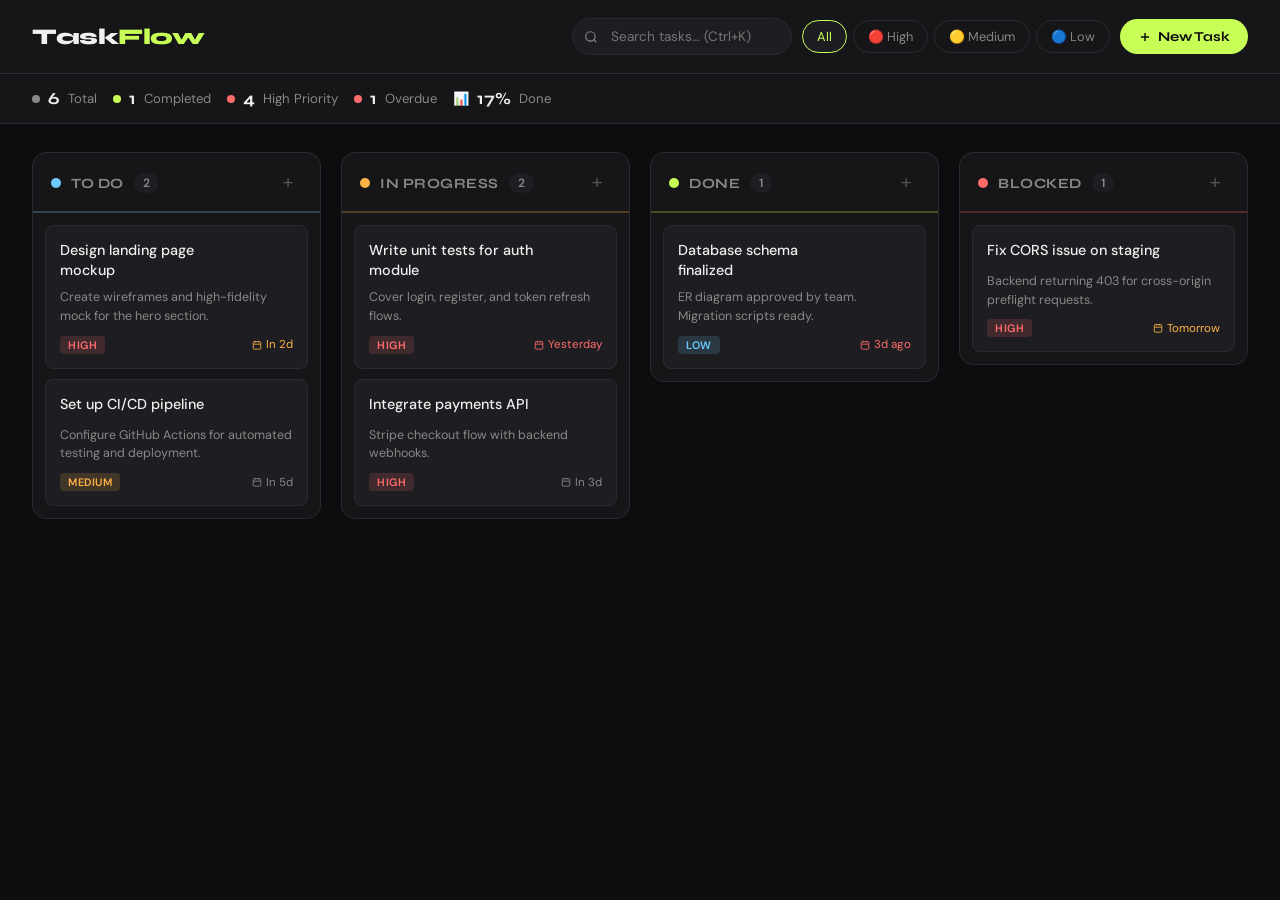
<file: index.html>
<!DOCTYPE html>
<html lang="en">
<head>
<meta charset="UTF-8">
<meta name="viewport" content="width=device-width, initial-scale=1.0">
<title>TaskFlow — Dashboard</title>
<link href="https://fonts.googleapis.com/css2?family=Syne:wght@400;600;700;800&family=DM+Sans:ital,wght@0,300;0,400;0,500;1,300&display=swap" rel="stylesheet">
<link rel="stylesheet" href="style.css">
</head>
<body>

<header>
  <div class="logo">Task<span>Flow</span></div>
  <div class="header-right">
    <div class="search-wrap">
      <svg width="14" height="14" fill="none" stroke="currentColor" stroke-width="2" viewBox="0 0 24 24"><circle cx="11" cy="11" r="8"/><path d="m21 21-4.35-4.35"/></svg>
      <input type="text" id="searchInput" placeholder="Search tasks… (Ctrl+K)">
    </div>
    <div class="filter-wrap">
      <button class="filter-btn active" data-filter="all">All</button>
      <button class="filter-btn" data-filter="high">🔴 High</button>
      <button class="filter-btn" data-filter="medium">🟡 Medium</button>
      <button class="filter-btn" data-filter="low">🔵 Low</button>
    </div>
    <button class="btn-add" onclick="openModal()">
      <svg width="14" height="14" fill="none" stroke="currentColor" stroke-width="2.5" viewBox="0 0 24 24"><path d="M12 5v14M5 12h14"/></svg>
      New Task
    </button>
  </div>
</header>

<div class="stats-bar" id="statsBar"></div>

<div class="board" id="board">
  <div class="column" data-col="todo">
    <div class="col-header">
      <div class="col-header-left">
        <div class="col-indicator"></div>
        <span class="col-title">To Do</span>
        <span class="col-count" id="count-todo">0</span>
      </div>
      <button class="col-add-btn" onclick="openModal('todo')">+</button>
    </div>
    <div class="cards-wrap" id="cards-todo"></div>
  </div>
  <div class="column" data-col="doing">
    <div class="col-header">
      <div class="col-header-left">
        <div class="col-indicator"></div>
        <span class="col-title">In Progress</span>
        <span class="col-count" id="count-doing">0</span>
      </div>
      <button class="col-add-btn" onclick="openModal('doing')">+</button>
    </div>
    <div class="cards-wrap" id="cards-doing"></div>
  </div>
  <div class="column" data-col="done">
    <div class="col-header">
      <div class="col-header-left">
        <div class="col-indicator"></div>
        <span class="col-title">Done</span>
        <span class="col-count" id="count-done">0</span>
      </div>
      <button class="col-add-btn" onclick="openModal('done')">+</button>
    </div>
    <div class="cards-wrap" id="cards-done"></div>
  </div>
  <div class="column" data-col="blocked">
    <div class="col-header">
      <div class="col-header-left">
        <div class="col-indicator"></div>
        <span class="col-title">Blocked</span>
        <span class="col-count" id="count-blocked">0</span>
      </div>
      <button class="col-add-btn" onclick="openModal('blocked')">+</button>
    </div>
    <div class="cards-wrap" id="cards-blocked"></div>
  </div>
</div>

<!-- MODAL -->
<div class="modal-overlay hidden" id="modalOverlay">
  <div class="modal">
    <div class="modal-header">
      <span class="modal-title" id="modalTitle">New Task</span>
      <button class="modal-close" onclick="closeModal()">✕</button>
    </div>
    <div class="form-group">
      <label>Task Title *</label>
      <input type="text" class="form-control" id="taskTitle" placeholder="What needs to be done?">
    </div>
    <div class="form-group">
      <label>Description</label>
      <textarea class="form-control" id="taskDesc" placeholder="Add more details…"></textarea>
    </div>
    <div class="form-row">
      <div class="form-group">
        <label>Priority</label>
        <select class="form-control" id="taskPriority">
          <option value="low">🔵 Low</option>
          <option value="medium" selected>🟡 Medium</option>
          <option value="high">🔴 High</option>
        </select>
      </div>
      <div class="form-group">
        <label>Due Date</label>
        <input type="date" class="form-control" id="taskDue">
      </div>
    </div>
    <div class="form-group">
      <label>Column</label>
      <select class="form-control" id="taskColumn">
        <option value="todo">To Do</option>
        <option value="doing">In Progress</option>
        <option value="done">Done</option>
        <option value="blocked">Blocked</option>
      </select>
    </div>
    <div class="modal-actions">
      <button class="btn-secondary" onclick="closeModal()">Cancel</button>
      <button class="btn-primary" onclick="saveTask()">Save Task</button>
    </div>
  </div>
</div>

<script src="script.js"></script>
</body>
</html>
</file>
<file: style.css>
:root {
  --bg: #0d0d0f;
  --surface: #161618;
  --surface2: #1e1e22;
  --border: #2a2a30;
  --accent: #c8ff57;
  --accent2: #ff6b6b;
  --accent3: #6bcbff;
  --accent4: #ffb347;
  --text: #f0f0f0;
  --text-muted: #888;
  --text-dim: #555;
  --col-todo: #6bcbff;
  --col-doing: #ffb347;
  --col-done: #c8ff57;
  --col-blocked: #ff6b6b;
  --radius: 14px;
  --radius-sm: 8px;
}

* { box-sizing: border-box; margin: 0; padding: 0; }
body { font-family: 'DM Sans', sans-serif; background: var(--bg); color: var(--text); min-height: 100vh; overflow-x: hidden; }

/* ── HEADER ── */
header {
  display: flex; align-items: center; justify-content: space-between;
  padding: 18px 32px; background: var(--surface);
  border-bottom: 1px solid var(--border);
  position: sticky; top: 0; z-index: 100;
  flex-wrap: wrap; gap: 10px;
}
.logo { font-family: 'Syne', sans-serif; font-weight: 800; font-size: 1.4rem; letter-spacing: -0.5px; }
.logo span { color: var(--accent); }
.header-right { display: flex; align-items: center; gap: 10px; flex-wrap: wrap; }

/* ── SEARCH ── */
.search-wrap { position: relative; }
.search-wrap svg { position: absolute; left: 12px; top: 50%; transform: translateY(-50%); color: var(--text-muted); pointer-events: none; }
#searchInput {
  background: var(--surface2); border: 1px solid var(--border); border-radius: 40px;
  padding: 9px 16px 9px 38px; color: var(--text);
  font-family: 'DM Sans', sans-serif; font-size: 0.85rem; width: 220px; outline: none;
  transition: border-color 0.2s, width 0.3s;
}
#searchInput:focus { border-color: var(--accent); width: 260px; }

/* ── FILTERS ── */
.filter-wrap { display: flex; gap: 6px; }
.filter-btn {
  padding: 7px 14px; border-radius: 40px; border: 1px solid var(--border);
  background: transparent; color: var(--text-muted);
  font-family: 'DM Sans', sans-serif; font-size: 0.8rem; cursor: pointer; transition: all 0.2s;
}
.filter-btn.active, .filter-btn:hover { background: var(--surface2); color: var(--text); border-color: var(--accent); }
.filter-btn.active { color: var(--accent); }

/* ── ADD BUTTON ── */
.btn-add {
  display: flex; align-items: center; gap: 6px; padding: 9px 18px;
  background: var(--accent); color: #0d0d0f; border: none; border-radius: 40px;
  font-family: 'Syne', sans-serif; font-size: 0.85rem; font-weight: 700; cursor: pointer;
  transition: transform 0.15s, box-shadow 0.2s;
}
.btn-add:hover { transform: translateY(-1px); box-shadow: 0 4px 16px rgba(200,255,87,0.3); }

/* ── STATS BAR ── */
.stats-bar {
  display: flex; gap: 16px; padding: 14px 32px;
  border-bottom: 1px solid var(--border); background: var(--surface); overflow-x: auto;
}
.stat { display: flex; align-items: center; gap: 8px; white-space: nowrap; font-size: 0.82rem; color: var(--text-muted); }
.stat strong { font-family: 'Syne', sans-serif; font-size: 1.05rem; color: var(--text); }
.stat-dot { width: 8px; height: 8px; border-radius: 50%; }

/* ── BOARD ── */
.board {
  display: grid; grid-template-columns: repeat(4, 1fr);
  gap: 20px; padding: 28px 32px; align-items: start;
}
.column {
  background: var(--surface); border-radius: var(--radius);
  border: 1px solid var(--border); overflow: hidden;
  transition: border-color 0.2s, box-shadow 0.2s;
}
.column.drag-over { border-color: var(--accent); box-shadow: 0 0 0 2px rgba(200,255,87,0.15); }

/* ── COLUMN HEADER ── */
.col-header {
  display: flex; align-items: center; justify-content: space-between;
  padding: 16px 18px 14px; border-bottom: 2px solid var(--border);
}
.col-header-left { display: flex; align-items: center; gap: 10px; }
.col-indicator { width: 10px; height: 10px; border-radius: 50%; }
.col-title { font-family: 'Syne', sans-serif; font-weight: 700; font-size: 0.88rem; letter-spacing: 0.5px; text-transform: uppercase; color: var(--text-muted); }
.col-count { background: var(--surface2); color: var(--text-muted); border-radius: 40px; font-size: 0.75rem; font-weight: 600; padding: 2px 9px; }
.col-add-btn {
  background: none; border: none; color: var(--text-dim); cursor: pointer;
  width: 28px; height: 28px; border-radius: 6px; display: flex; align-items: center;
  justify-content: center; transition: background 0.2s, color 0.2s; font-size: 1.2rem;
}
.col-add-btn:hover { background: var(--surface2); color: var(--accent); }

/* ── CARDS ── */
.cards-wrap { padding: 12px; min-height: 80px; display: flex; flex-direction: column; gap: 10px; }

.card {
  background: var(--surface2); border-radius: var(--radius-sm);
  border: 1px solid var(--border); padding: 14px; cursor: grab;
  transition: transform 0.15s, box-shadow 0.2s, border-color 0.2s;
  animation: cardIn 0.22s ease;
}
@keyframes cardIn { from { opacity:0; transform:translateY(8px); } to { opacity:1; transform:translateY(0); } }
.card:hover { transform: translateY(-2px); box-shadow: 0 6px 20px rgba(0,0,0,0.4); border-color: #3a3a44; }
.card.dragging { opacity: 0.35; cursor: grabbing; }

.card-top { display: flex; align-items: flex-start; justify-content: space-between; gap: 8px; margin-bottom: 8px; }
.card-title { font-weight: 500; font-size: 0.9rem; line-height: 1.4; flex: 1; }
.card-actions { display: flex; gap: 2px; opacity: 0; transition: opacity 0.2s; }
.card:hover .card-actions { opacity: 1; }
.card-btn {
  background: none; border: none; cursor: pointer; color: var(--text-dim);
  width: 24px; height: 24px; border-radius: 4px; display: flex;
  align-items: center; justify-content: center; transition: background 0.2s, color 0.2s;
}
.card-btn:hover { background: var(--border); color: var(--text); }
.card-btn.del:hover { color: var(--accent2); }

.card-desc { font-size: 0.78rem; color: var(--text-muted); margin-bottom: 10px; line-height: 1.5; }
.card-footer { display: flex; align-items: center; justify-content: space-between; flex-wrap: wrap; gap: 6px; }

/* ── PRIORITY BADGES ── */
.priority-badge { font-size: 0.68rem; font-weight: 600; padding: 2px 8px; border-radius: 4px; text-transform: uppercase; letter-spacing: 0.5px; }
.priority-low    { background: rgba(107,203,255,0.15); color: var(--col-todo); }
.priority-medium { background: rgba(255,179,71,0.15);  color: var(--col-doing); }
.priority-high   { background: rgba(255,107,107,0.15); color: var(--col-blocked); }

/* ── DUE DATE ── */
.due-date { font-size: 0.72rem; color: var(--text-muted); display: flex; align-items: center; gap: 4px; }
.due-date.overdue { color: var(--accent2); }
.due-date.soon    { color: var(--accent4); }

.col-empty {
  text-align: center; padding: 24px 12px; color: var(--text-dim); font-size: 0.8rem;
  border: 2px dashed var(--border); border-radius: var(--radius-sm); margin: 4px;
}

/* ── COLUMN ACCENT COLORS ── */
[data-col="todo"]    .col-indicator { background: var(--col-todo); }
[data-col="doing"]   .col-indicator { background: var(--col-doing); }
[data-col="done"]    .col-indicator { background: var(--col-done); }
[data-col="blocked"] .col-indicator { background: var(--col-blocked); }
[data-col="todo"]    .col-header { border-bottom-color: rgba(107,203,255,0.25); }
[data-col="doing"]   .col-header { border-bottom-color: rgba(255,179,71,0.25); }
[data-col="done"]    .col-header { border-bottom-color: rgba(200,255,87,0.25); }
[data-col="blocked"] .col-header { border-bottom-color: rgba(255,107,107,0.25); }

/* ── MODAL ── */
.modal-overlay {
  position: fixed; inset: 0; background: rgba(0,0,0,0.7);
  backdrop-filter: blur(4px); z-index: 1000;
  display: flex; align-items: center; justify-content: center;
  animation: fadeIn 0.2s ease;
}
.modal-overlay.hidden { display: none; }
@keyframes fadeIn { from { opacity:0; } to { opacity:1; } }

.modal {
  background: var(--surface); border: 1px solid var(--border);
  border-radius: var(--radius); padding: 28px; width: 460px; max-width: 95vw;
  animation: slideUp 0.22s ease; box-shadow: 0 24px 60px rgba(0,0,0,0.6);
}
@keyframes slideUp { from { opacity:0; transform:translateY(18px); } to { opacity:1; transform:translateY(0); } }

.modal-header { display: flex; align-items: center; justify-content: space-between; margin-bottom: 22px; }
.modal-title { font-family: 'Syne', sans-serif; font-weight: 700; font-size: 1.15rem; }
.modal-close {
  background: var(--surface2); border: 1px solid var(--border); color: var(--text-muted);
  width: 30px; height: 30px; border-radius: 6px; cursor: pointer;
  font-size: 1rem; display: flex; align-items: center; justify-content: center; transition: color 0.2s;
}
.modal-close:hover { color: var(--text); }

/* ── FORM ── */
.form-group { margin-bottom: 16px; }
.form-group label { display: block; font-size: 0.78rem; font-weight: 500; color: var(--text-muted); text-transform: uppercase; letter-spacing: 0.5px; margin-bottom: 6px; }
.form-control {
  width: 100%; background: var(--surface2); border: 1px solid var(--border);
  border-radius: var(--radius-sm); padding: 10px 12px; color: var(--text);
  font-family: 'DM Sans', sans-serif; font-size: 0.9rem; outline: none; transition: border-color 0.2s;
}
.form-control:focus { border-color: var(--accent); }
textarea.form-control { resize: vertical; min-height: 80px; }
select.form-control option { background: #1e1e22; }

.form-row { display: grid; grid-template-columns: 1fr 1fr; gap: 12px; }
.modal-actions { display: flex; justify-content: flex-end; gap: 10px; margin-top: 22px; }

.btn-secondary {
  padding: 9px 18px; background: transparent; border: 1px solid var(--border);
  color: var(--text-muted); border-radius: 40px; cursor: pointer;
  font-family: 'DM Sans', sans-serif; font-size: 0.85rem; transition: all 0.2s;
}
.btn-secondary:hover { background: var(--surface2); color: var(--text); }
.btn-primary {
  padding: 9px 20px; background: var(--accent); color: #0d0d0f; border: none;
  border-radius: 40px; font-family: 'Syne', sans-serif; font-weight: 700;
  font-size: 0.85rem; cursor: pointer; transition: transform 0.15s, box-shadow 0.2s;
}
.btn-primary:hover { transform: translateY(-1px); box-shadow: 0 4px 12px rgba(200,255,87,0.3); }

/* ── RESPONSIVE ── */
@media (max-width: 1100px) { .board { grid-template-columns: repeat(2, 1fr); } }
@media (max-width: 680px)  { .board { grid-template-columns: 1fr; padding: 16px; } .filter-wrap { display: none; } }

/* ── SCROLLBAR ── */
::-webkit-scrollbar { width: 5px; height: 5px; }
::-webkit-scrollbar-track { background: transparent; }
::-webkit-scrollbar-thumb { background: var(--border); border-radius: 3px; }
</file>
